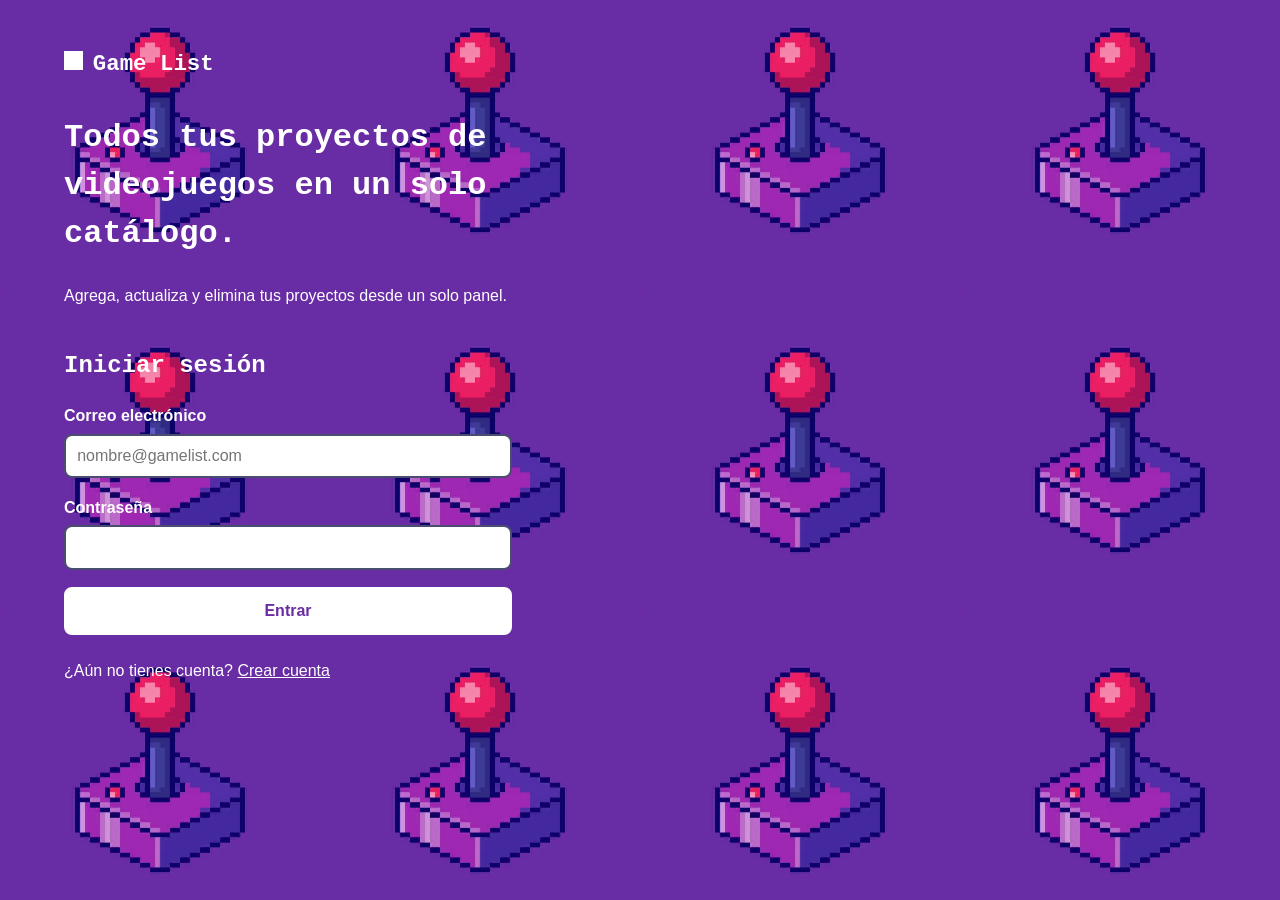
<file: index.html>
<!DOCTYPE html>
<html lang="es">
<head>
  <meta charset="UTF-8">
  <meta name="viewport" content="width=device-width, initial-scale=1">
  <meta http-equiv="refresh" content="0; url=login.html">
  <title>Game List Backoffice</title>
</head>
<body>
  <p><a href="login.html">Ir a iniciar sesión</a></p>
</body>
</html>
</file>
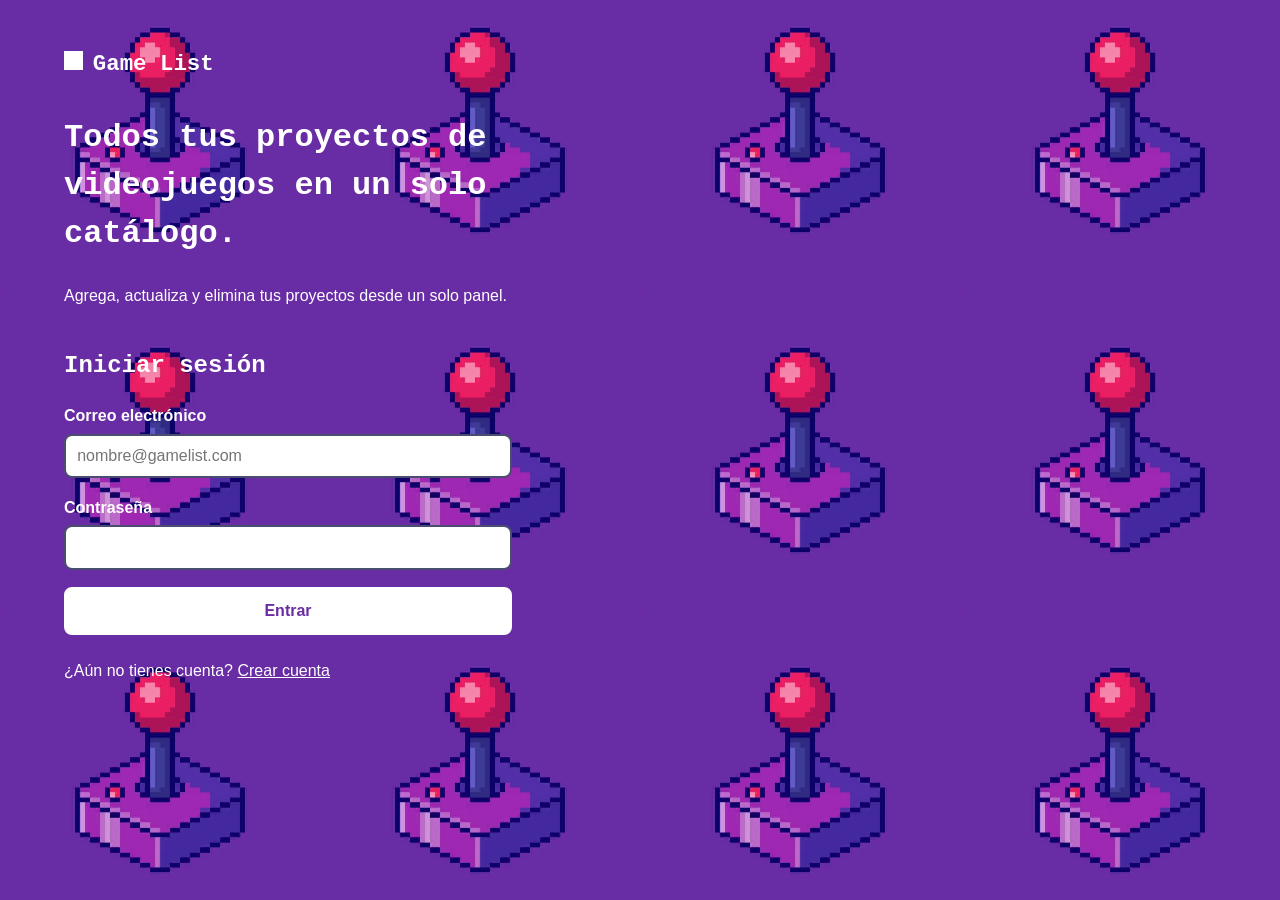
<file: home.html>
<!DOCTYPE html>
<html lang="es">
<head>
  <meta charset="UTF-8">
  <meta name="viewport" content="width=device-width, initial-scale=1">
  <meta name="robots" content="noindex">
  <title>Panel · Game List Backoffice</title>
  <link rel="stylesheet" href="styles.css">
</head>
<!-- El body está oculto hasta que home.js confirma que hay una sesión válida -->
<body hidden>
  <header class="topbar">
    <a class="brand" href="home.html">Game List</a>
    <div class="usuario">
      <span id="nombre-usuario"></span>
      <button class="btn btn--ghost btn--chico" id="cerrar-sesion" type="button">Cerrar sesión</button>
    </div>
  </header>

  <main class="panel">
    <h1>Mis proyectos</h1>
    <p>Agrega, actualiza o elimina los proyectos de tu portafolio.</p>

    <p class="mensaje" id="mensaje" role="alert" hidden></p>

    <ul class="estadisticas">
      <li><strong id="total-proyectos">0</strong><span>Proyectos</span></li>
    </ul>

    <button class="btn btn--lima" id="btn-agregar" type="button">Agregar proyecto</button>

    <!-- Formulario para crear y actualizar -->
    <section class="formulario" id="formulario" hidden>
      <h2 id="titulo-formulario">Agregar proyecto</h2>
      <p class="mensaje" id="mensaje-formulario" role="alert" hidden></p>

      <form id="form-proyecto">
        <div class="campo">
          <label for="titulo">Título</label>
          <input id="titulo" type="text" required>
        </div>
        <div class="campo">
          <label for="descripcion">Descripción</label>
          <textarea id="descripcion" rows="3" required></textarea>
        </div>
        <div class="campo">
          <label for="tecnologias">Tecnologías</label>
          <input id="tecnologias" type="text" placeholder="Unity, C#, JavaScript" aria-describedby="tec-hint">
          <span class="field__hint" id="tec-hint">Sepáralas con comas.</span>
        </div>
        <div class="campo">
          <label for="repositorio">Repositorio (opcional)</label>
          <input id="repositorio" type="url" placeholder="https://github.com/usuario/proyecto">
        </div>
        <div class="campo">
          <label for="imagenes">Imágenes (opcional)</label>
          <input id="imagenes" type="text" placeholder="https://..." aria-describedby="img-hint">
          <span class="field__hint" id="img-hint">Direcciones separadas por comas.</span>
        </div>
        <div class="botones">
          <button class="btn btn--morado" id="btn-guardar" type="submit">Guardar</button>
          <button class="btn btn--borde" id="btn-cancelar" type="button">Cancelar</button>
        </div>
      </form>
    </section>

    <!-- Aquí se muestran los proyectos -->
    <div class="proyectos" id="lista-proyectos"></div>
    <p id="sin-proyectos" hidden>Aún no tienes proyectos. Usa el botón "Agregar proyecto" para crear el primero.</p>
  </main>

  <!-- Plantilla de cada proyecto: home.js la copia por cada proyecto -->
  <template id="plantilla-proyecto">
    <article class="proyecto">
      <img class="proyecto__imagen" alt="" hidden>
      <h3 class="proyecto__titulo"></h3>
      <p class="proyecto__descripcion"></p>
      <ul class="etiquetas"></ul>
      <a class="proyecto__repo" target="_blank" rel="noopener" hidden>Ver repositorio</a>
      <div class="botones">
        <button class="btn btn--morado btn--chico btn-editar" type="button">Actualizar</button>
        <button class="btn btn--peligro btn--chico btn-eliminar" type="button">Eliminar</button>
      </div>
    </article>
  </template>

  <script src="script.js"></script>
</body>
</html>
</file>
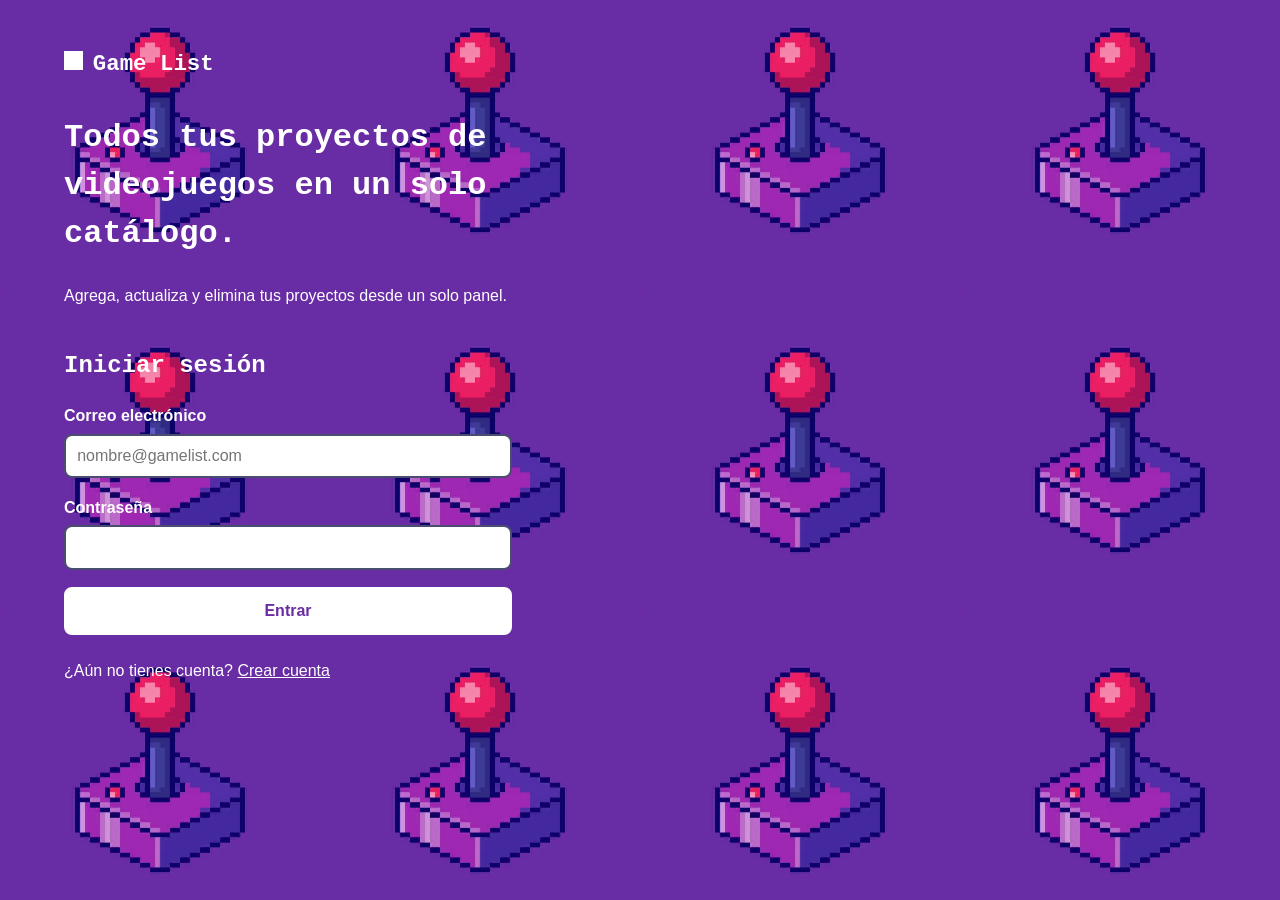
<file: login.html>
<!DOCTYPE html>
<html lang="es">
<head>
  <meta charset="UTF-8">
  <meta name="viewport" content="width=device-width, initial-scale=1">
  <meta name="description" content="Inicia sesión en el backoffice de Game List.">
  <title>Iniciar sesión · Game List Backoffice</title>
  <link rel="stylesheet" href="styles.css">
</head>
<body>
  <a class="skip-link" href="#contenido">Saltar al formulario</a>
  <div class="auth">
    <header class="auth__brand">
      <a class="brand" href="login.html">Game List</a>
      <div class="auth__pitch">
        <h2>Todos tus proyectos de videojuegos en un solo catálogo.</h2>
        <p>Agrega, actualiza y elimina tus proyectos desde un solo panel.</p>
      </div>
    </header>

    <main class="auth__main" id="contenido">
      <section class="card">
        <h1>Iniciar sesión</h1>

        <p class="mensaje" id="mensaje" role="alert" hidden></p>

        <form class="form" id="formulario-login">
          <div class="correo">
            <label for="email">Correo electrónico</label>
            <input id="email" type="email" autocomplete="email" placeholder="nombre@gamelist.com" required>
          </div>
          <div class="contrasena">
            <label for="password">Contraseña</label>
            <input id="password" type="password" autocomplete="current-password" required>
          </div>
          <button class="btn" id="btn-entrar" type="submit">Entrar</button>
        </form>

        <p class="crearCuenta">¿Aún no tienes cuenta? <a href="register.html">Crear cuenta</a></p>
      </section>
    </main>
  </div>

  <script src="script.js"></script>
</body>
</html>
</file>
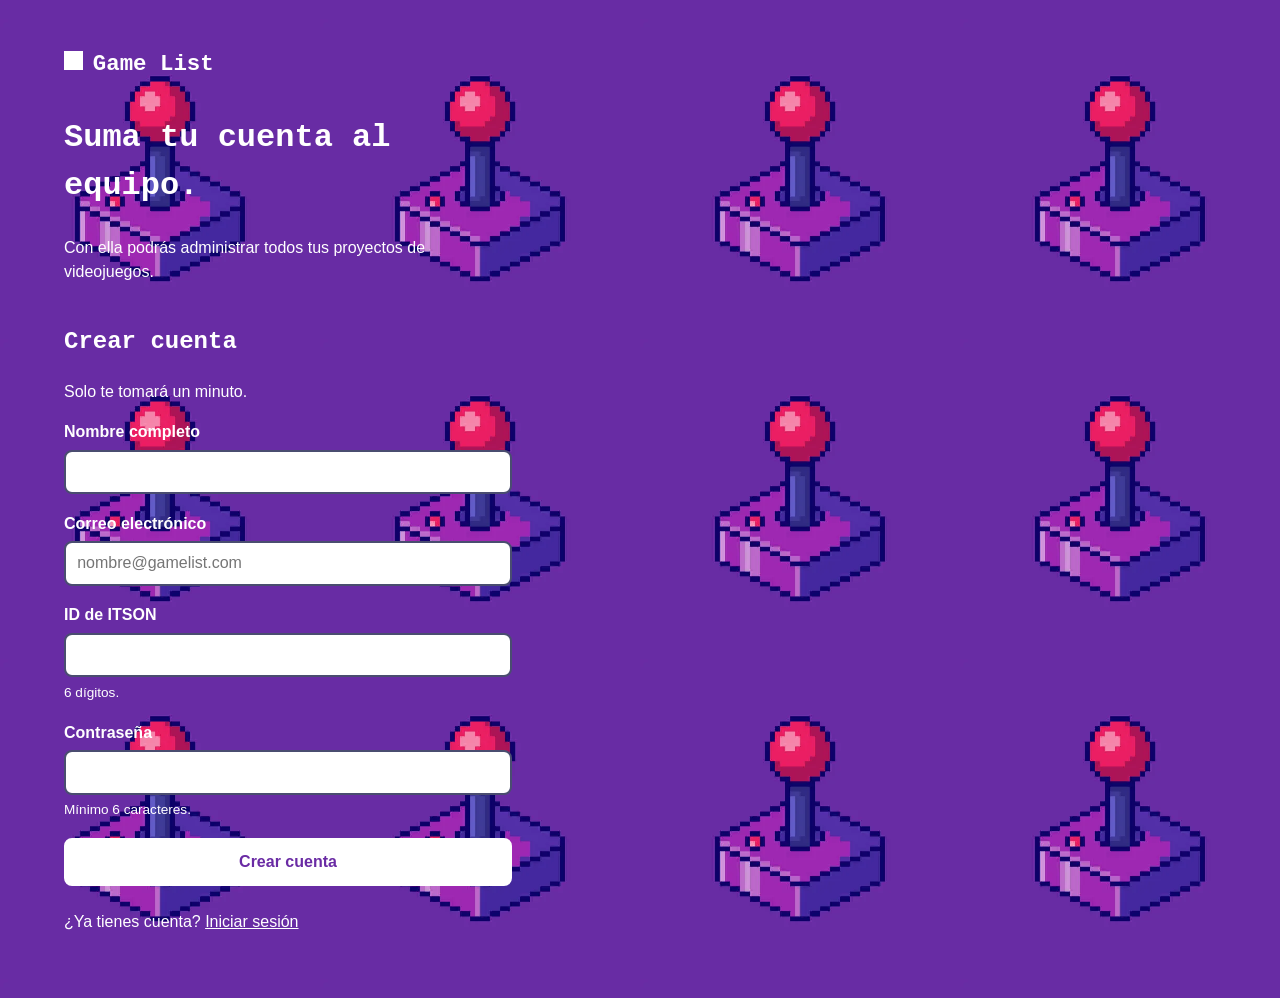
<file: register.html>
<!DOCTYPE html>
<html lang="es">
<head>
  <meta charset="UTF-8">
  <meta name="viewport" content="width=device-width, initial-scale=1">
  <meta name="description" content="Crea tu cuenta en el backoffice de Game List.">
  <title>Crear cuenta · Game List Backoffice</title>
  <link rel="stylesheet" href="styles.css">
</head>
<body>
  <a class="skip-link" href="#contenido">Saltar al formulario</a>
  <div class="auth">
    <header class="auth__brand">
      <a class="brand" href="login.html">Game List</a>
      <div class="auth__pitch">
        <h2>Suma tu cuenta al equipo.</h2>
        <p>Con ella podrás administrar todos tus proyectos de videojuegos.</p>
      </div>
    </header>

    <main class="auth__main" id="contenido">
      <section class="card">
        <h1>Crear cuenta</h1>
        <p class="card__lead">Solo te tomará un minuto.</p>

        <p class="mensaje" id="mensaje" role="alert" hidden></p>

        <form class="form" id="formulario-registro">
          <div class="nombre">
            <label for="name">Nombre completo</label>
            <input id="name" type="text" autocomplete="name" minlength="6" required>
          </div>
          <div class="correo">
            <label for="email">Correo electrónico</label>
            <input id="email" type="email" autocomplete="email" placeholder="nombre@gamelist.com" required>
          </div>
          <div class="campo">
            <label for="itsonId">ID de ITSON</label>
            <input id="itsonId" type="text" inputmode="numeric" maxlength="6" pattern="[0-9]{6}" title="6 dígitos numéricos" aria-describedby="itson-hint" required>
            <span class="field__hint" id="itson-hint">6 dígitos.</span>
          </div>
          <div class="contrasena">
            <label for="password">Contraseña</label>
            <input id="password" type="password" autocomplete="new-password" minlength="6" aria-describedby="password-hint" required>
            <span class="field__hint" id="password-hint">Mínimo 6 caracteres.</span>
          </div>
          <button class="btn" id="btn-crear" type="submit">Crear cuenta</button>
        </form>

        <p class="crearCuenta">¿Ya tienes cuenta? <a href="login.html">Iniciar sesión</a></p>
      </section>
    </main>
  </div>

  <script src="script.js"></script>
</body>
</html>
</file>
<file: styles.css>
* {
  box-sizing: border-box;
}
 
body {
  margin: 0;
  font-family: Arial, sans-serif;
  line-height: 1.5;
  color: #171a3a;
  background-color: #6a2ba4;
}
 
h1,
h2,
h3 {
  font-family: "Courier New", monospace;
  margin-top: 0;
}
 
a {
  color: #5b3fd0;
}
 
[hidden] {
  display: none !important;
}
 
.skip-link {
  position: absolute;
  left: 1rem;
  top: -4rem;
  padding: 0.5rem 1rem;
  background-color: #171a3a;
  color: white;
}
 
.skip-link:focus {
  top: 1rem;
}
 
.auth {
  min-height: 100vh;
  padding: 1.5rem;
  color: white;
  background-color: #6a2ba4;
  background-image: url("Imagenes/joystick.webp");
  background-position: center bottom;
  background-size: 9rem;
  background-repeat: repeat;
  image-rendering: pixelated;
}
 
.brand {
  font-family: "Courier New", monospace;
  font-size: 1.4rem;
  font-weight: bold;
  color: white;
  text-decoration: none;
  white-space: nowrap;
}
 
.brand::before {
  content: "";
  display: inline-block;
  width: 1.2rem;
  height: 1.2rem;
  margin-right: 0.6rem;
  background-color: white;
}
 
.auth__pitch {
  max-width: 28rem;
  margin-top: 2rem;
}
 
.auth__pitch h2 {
  font-size: 1.6rem;
}
 
.card {
  max-width: 28rem;
  margin-top: 2.5rem;
}
 
.nombre,
.correo,
.contrasena,
.campo {
  margin-bottom: 1.1rem;
}
 
.nombre label,
.correo label,
.contrasena label,
.campo label {
  display: block;
  margin-bottom: 0.35rem;
  font-weight: bold;
}
 
.nombre input,
.correo input,
.contrasena input,
.campo input,
.campo textarea {
  width: 100%;
  padding: 0.7rem;
  font-size: 1rem;
  color: #171a3a;
  font-family: inherit;
  border: 2px solid #4a4d70;
  border-radius: 0.5rem;
}
 
.field__hint {
  display: block;
  margin-top: 0.35rem;
  font-size: 0.85rem;
}
 
.btn {
  padding: 0.8rem 1.25rem;
  font-family: inherit;
  font-size: 1rem;
  font-weight: bold;
  text-decoration: none;
  color: #6a2ba4;
  background-color: white;
  border: 2px solid white;
  border-radius: 0.5rem;
  cursor: pointer;
}
 
.btn:hover {
  color: white;
  background-color: #4a1d75;
  border-color: #4a1d75;
}
 
.form .btn {
  width: 100%;
}
 
.btn--ghost {
  color: #171a3a;
  background-color: transparent;
  border-color: #171a3a;
}
 
.btn--lima {
  color: #171a3a;
  background-color: #a3e635;
  border-color: #a3e635;
}
 
.btn--lima:hover {
  color: #6a2ba4;
  background-color: white;
  border-color: white;
}
 
.btn--morado {
  color: white;
  background-color: #6a2ba4;
  border-color: #6a2ba4;
}
 
.btn--borde {
  color: #6a2ba4;
  background-color: transparent;
  border-color: #6a2ba4;
}
 
.btn--peligro {
  color: white;
  background-color: #b3261e;
  border-color: #b3261e;
}
 
.btn--peligro:hover {
  background-color: #8a1c16;
  border-color: #8a1c16;
}
 
.btn--chico {
  padding: 0.45rem 0.9rem;
  font-size: 0.9rem;
  white-space: nowrap;
}
 
.btn:disabled {
  opacity: 0.6;
  cursor: not-allowed;
}
 
.mensaje {
  margin: 0 0 1rem;
  padding: 0.7rem 1rem;
  color: #171a3a;
  background-color: white;
  border-left: 6px solid #a3e635;
  border-radius: 0.5rem;
}
 
.mensaje--error {
  color: white;
  background-color: #b3261e;
  border-left-color: #8a1c16;
}
 
.crearCuenta {
  margin-top: 1.5rem;
}
 
.crearCuenta a {
  color: white;
}
 
.topbar {
  display: flex;
  flex-wrap: wrap;
  justify-content: space-between;
  align-items: center;
  gap: 0.5rem 1rem;
  padding: 1rem 1.5rem;
  background-color: #a3e635;
}
 
.topbar .brand {
  color: #171a3a;
}
 
.topbar .brand::before {
  background-color: #171a3a;
}
 
.panel {
  max-width: 64rem;
  margin: 0 auto;
  padding: 1.5rem;
  color: white;
}
 
.panel h1 {
  font-size: 2.2rem;
}
 
.estadisticas {
  display: flex;
  flex-wrap: wrap;
  gap: 1rem;
  margin: 1.5rem 0 2rem;
  padding: 0;
  list-style: none;
}
 
.estadisticas li {
  flex: 1;
  max-width: 18rem;
  color: #171a3a;
  min-width: 12rem;
  padding: 1rem 1.25rem;
  background-color: white;
  border-left: 6px solid #a3e635;
  border-radius: 0.5rem;
}
 
.estadisticas strong {
  display: block;
  font-family: "Courier New", monospace;
  font-size: 2rem;
}
 
.estadisticas span {
  color: #4a4d70;
}
 
.usuario {
  display: flex;
  align-items: center;
  gap: 1rem;
  color: #171a3a;
}
 
.botones {
  display: flex;
  flex-wrap: wrap;
  gap: 0.5rem;
}
 
.formulario {
  margin: 1.5rem 0;
  color: #171a3a;
  padding: 1.25rem;
  background-color: white;
  border-radius: 0.5rem;
}
 
.formulario .botones {
  margin-top: 1rem;
}
 
.proyectos {
  display: flex;
  flex-wrap: wrap;
  gap: 1rem;
  margin-top: 1.5rem;
}
 
.proyecto {
  flex: 1 1 18rem;
  color: #171a3a;
  max-width: 26rem;
  padding: 1.25rem;
  background-color: white;
  border-top: 6px solid #a3e635;
  border-radius: 0.5rem;
}
 
.proyecto__imagen {
  width: 100%;
  height: 10rem;
  margin-bottom: 0.75rem;
  object-fit: cover;
  border-radius: 0.5rem;
}
 
.proyecto__titulo {
  margin-bottom: 0.5rem;
  font-family: Arial, sans-serif;
  font-size: 1.3rem;
  font-weight: bold;
}
 
.proyecto__descripcion {
  margin: 0 0 0.75rem;
}
 
.etiquetas {
  display: flex;
  flex-wrap: wrap;
  gap: 0.4rem;
  margin: 0 0 0.75rem;
  padding: 0;
  list-style: none;
}
 
.etiquetas li {
  padding: 0.1rem 0.6rem;
  font-size: 0.85rem;
  background-color: #ecfccb;
  border-radius: 999px;
}
 
.proyecto__repo {
  display: inline-block;
  margin-bottom: 0.75rem;
}
 
@media (min-width: 900px) {
  .auth {
    padding: 3rem 4rem;
    background-position: right center;
    background-size: 20rem;
  }
 
  .auth__pitch h2 {
    font-size: 2rem;
  }
}
</file>
